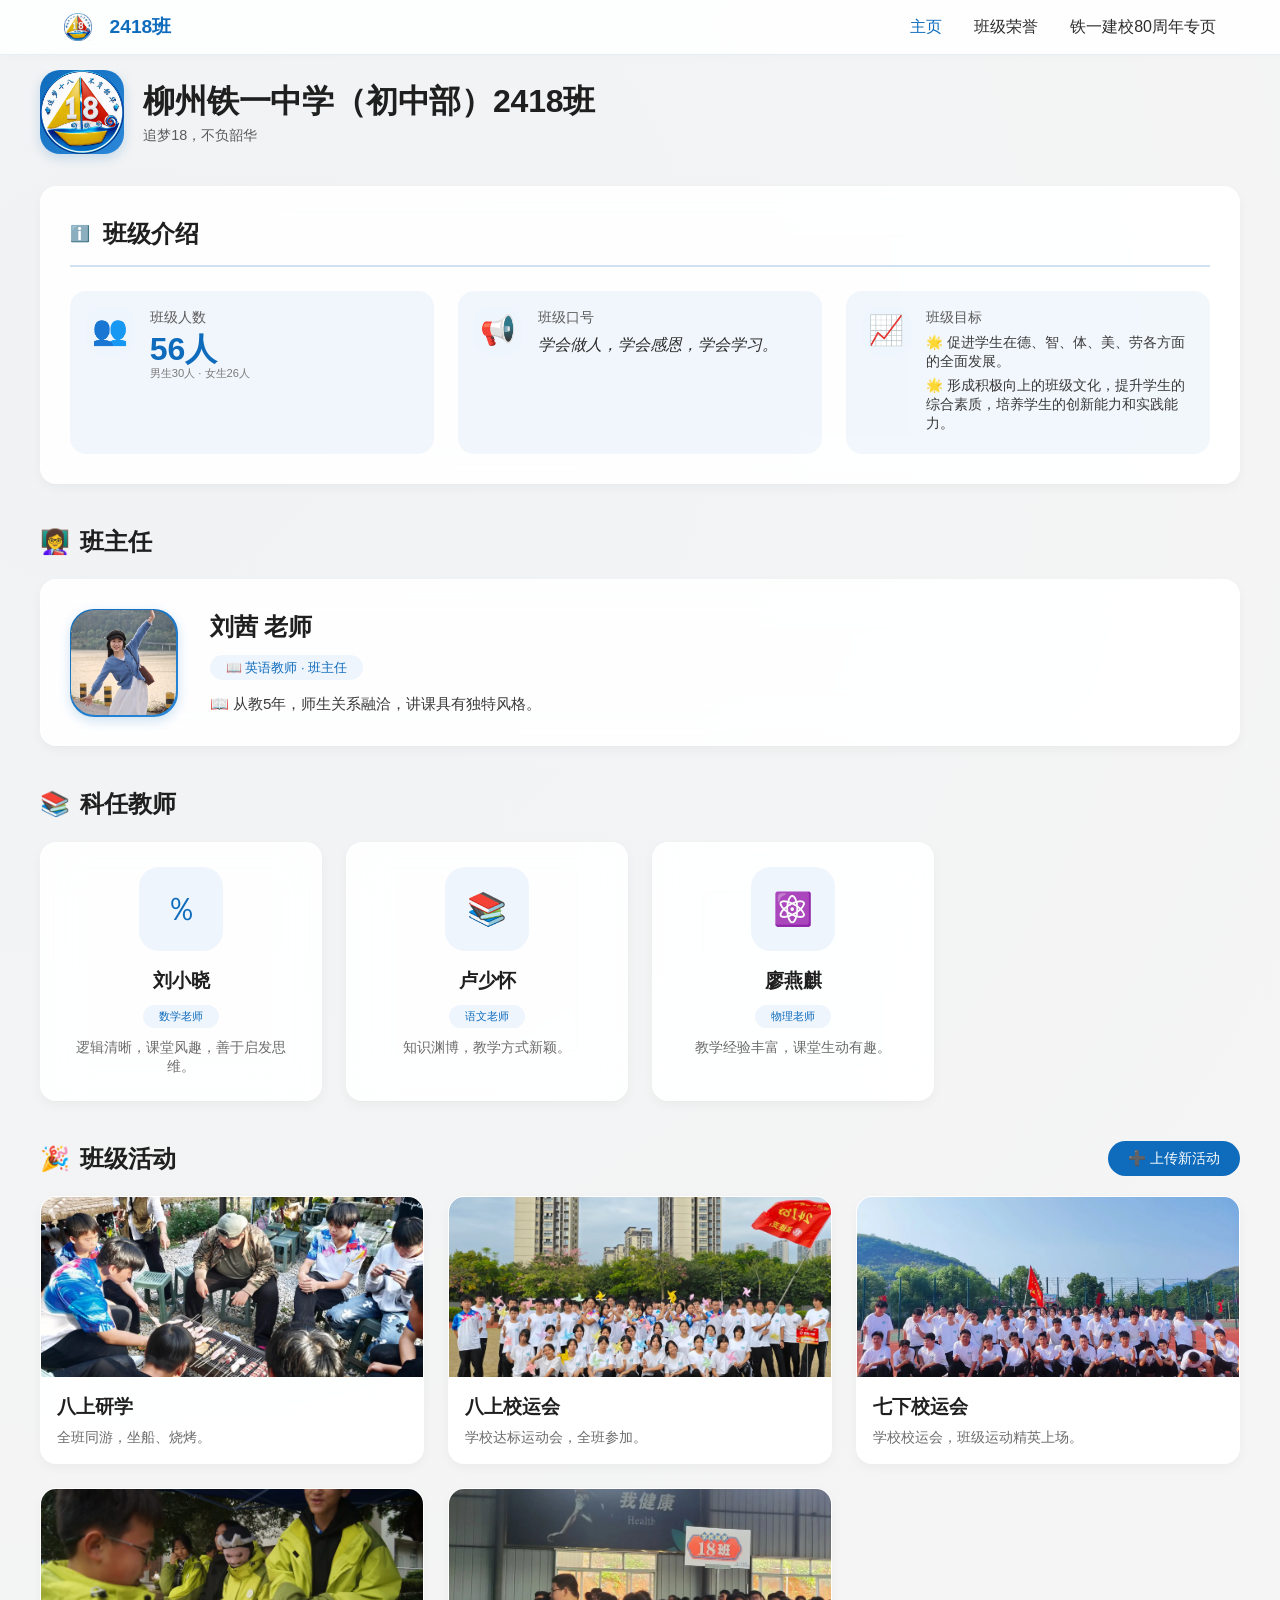
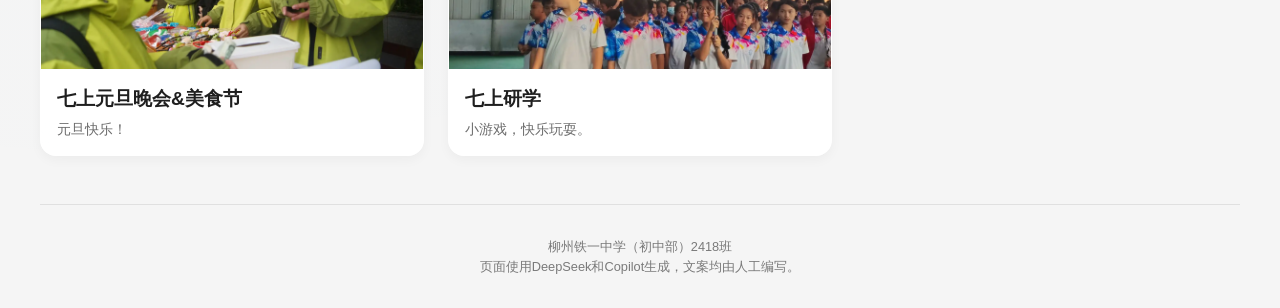
<file: index.html>
<!DOCTYPE html>
<html lang="zh-CN">
<head>
    <meta charset="UTF-8">
    <meta name="viewport" content="width=device-width, initial-scale=1.0, viewport-fit=cover">
    <title>2418班 - 主页</title>
    <link rel="stylesheet" href="style.css">
</head>
<body>
    <div id="header-container"></div>

    <div id="page-content">
        <div class="container">
            <!-- 头部区域：班徽 + 班名 -->
            <div class="hero-section">
                <div class="brand-block">
                    <div class="class-emblem">
                        <img src="img/班徽.webp" alt="班徽" width="64" height="64">
                    </div>
                    <div class="class-name">
                        <h1>柳州铁一中学（初中部）2418班</h1>
                        <p>追梦18，不负韶华</p>
                    </div>
                </div>
            </div>

            <!-- 班级介绍板块 -->
            <div id="intro" class="class-intro-card">
                <div class="intro-header">
                    <span class="intro-icon">ℹ️</span>
                    <h2>班级介绍</h2>
                </div>
                <div class="intro-content">
                    <div class="intro-stat">
                        <div class="stat-icon">👥</div>
                        <div class="stat-info">
                            <h3>班级人数</h3>
                            <div class="num">56<span>人</span></div>
                            <div class="gender-balance">男生30人 · 女生26人</div>
                        </div>
                    </div>
                    <div class="intro-slogan">
                        <div class="slogan-icon">📢</div>
                        <div class="slogan-text">
                            <h3>班级口号</h3>
                            <p>学会做人，学会感恩，学会学习。</p>
                        </div>
                    </div>
                    <div class="intro-goal">
                        <div class="goal-icon">📈</div>
                        <div class="goal-text">
                            <h3>班级目标</h3>
                            <ul>
                                <li>🌟 促进学生在德、智、体、美、劳各方面的全面发展。</li>
                                <li>🌟 形成积极向上的班级文化，提升学生的综合素质，培养学生的创新能力和实践能力。</li>
                            </ul>
                        </div>
                    </div>
                </div>
            </div>

            <!-- 班主任信息板块 -->
            <div id="homeroom" class="teacher-section">
                <div class="section-title">
                    <span>👩‍🏫</span>
                    <span>班主任</span>
                </div>
                <div class="homeroom-card">
                    <div class="teacher-avatar">
                        <img src="/img/刘茜.webp" alt="班主任">
                    </div>
                    <div class="teacher-details">
                        <h2>刘茜 老师</h2>
                        <div class="teacher-subject">📖 英语教师 · 班主任</div>
                        <div class="teacher-bio">
                            📖 从教5年，师生关系融洽，讲课具有独特风格。
                        </div>
                    </div>
                </div>
            </div>

            <!-- 科任教师信息板块 -->
            <div id="teachers" class="teacher-section">
                <div class="section-title">
                    <span>📚</span>
                    <span><!--部分-->科任教师</span>
                </div>
                <div class="teachers-grid">
                    <div class="teacher-item">
                        <div class="teacher-img">％</div>
                        <div class="teacher-name">刘小晓</div>
                        <div class="teacher-course">数学老师</div>
                        <div class="teacher-desc">逻辑清晰，课堂风趣，善于启发思维。</div>
                    </div>
                    <div class="teacher-item">
                        <div class="teacher-img">📚</div>
                        <div class="teacher-name">卢少怀</div>
                        <div class="teacher-course">语文老师</div>
                        <div class="teacher-desc">知识渊博，教学方式新颖。</div>
                    </div>
                    <div class="teacher-item">
                        <div class="teacher-img">⚛️</div>
                        <div class="teacher-name">廖燕麒</div>
                        <div class="teacher-course">物理老师</div>
                        <div class="teacher-desc">教学经验丰富，课堂生动有趣。</div>
                    </div>
                </div>
            </div>

            <!-- 班级活动板块 -->
            <div id="activities" class="activity-section">
                <div class="section-title">
                    <span>🎉</span>
                    <span>班级活动</span>
                    <button class="upload-activity-btn" id="uploadActivityBtn">➕ 上传新活动</button>
                </div>
                <div class="activity-grid" id="activityGrid">
                    <!-- 预置活动卡片（5个） -->
                    <div class="activity-card">
                        <div class="activity-img" style="background-image: url(/img/photo/八上研学.webp)"></div>
                        <div class="activity-info">
                            <h3>八上研学</h3>
                            <p>全班同游，坐船、烧烤。</p>
                        </div>
                    </div>
                    <div class="activity-card">
                        <div class="activity-img" style="background-image: url(/img/photo/八上运动会.webp)"></div>
                        <div class="activity-info">
                            <h3>八上校运会</h3>
                            <p>学校达标运动会，全班参加。</p>
                        </div>
                    </div>
                    <div class="activity-card">
                        <div class="activity-img" style="background-image: url(/img/photo/七下运动会.webp)"></div>
                        <div class="activity-info">
                            <h3>七下校运会</h3>
                            <p>学校校运会，班级运动精英上场。</p>
                        </div>
                    </div>
                    <div class="activity-card">
                        <div class="activity-img" style="background-image: url(/img/photo/七上美食节.webp)"></div>
                        <div class="activity-info">
                            <h3>七上元旦晚会&美食节</h3>
                            <p>元旦快乐！</p>
                        </div>
                    </div>
                    <div class="activity-card">
                        <div class="activity-img" style="background-image: url(/img/photo/七上研学.webp)"></div>
                        <div class="activity-info">
                            <h3>七上研学</h3>
                            <p>小游戏，快乐玩耍。</p>
                        </div>
                    </div>
                </div>
            </div>

            <!-- 版权信息 -->
            <div class="footer-note">
                <p>柳州铁一中学（初中部）2418班<br>页面使用DeepSeek和Copilot生成，文案均由人工编写。</p>
            </div>
        </div>
    </div>

    <script type="module" src="main.js"></script>
</body>
</html>
</file>
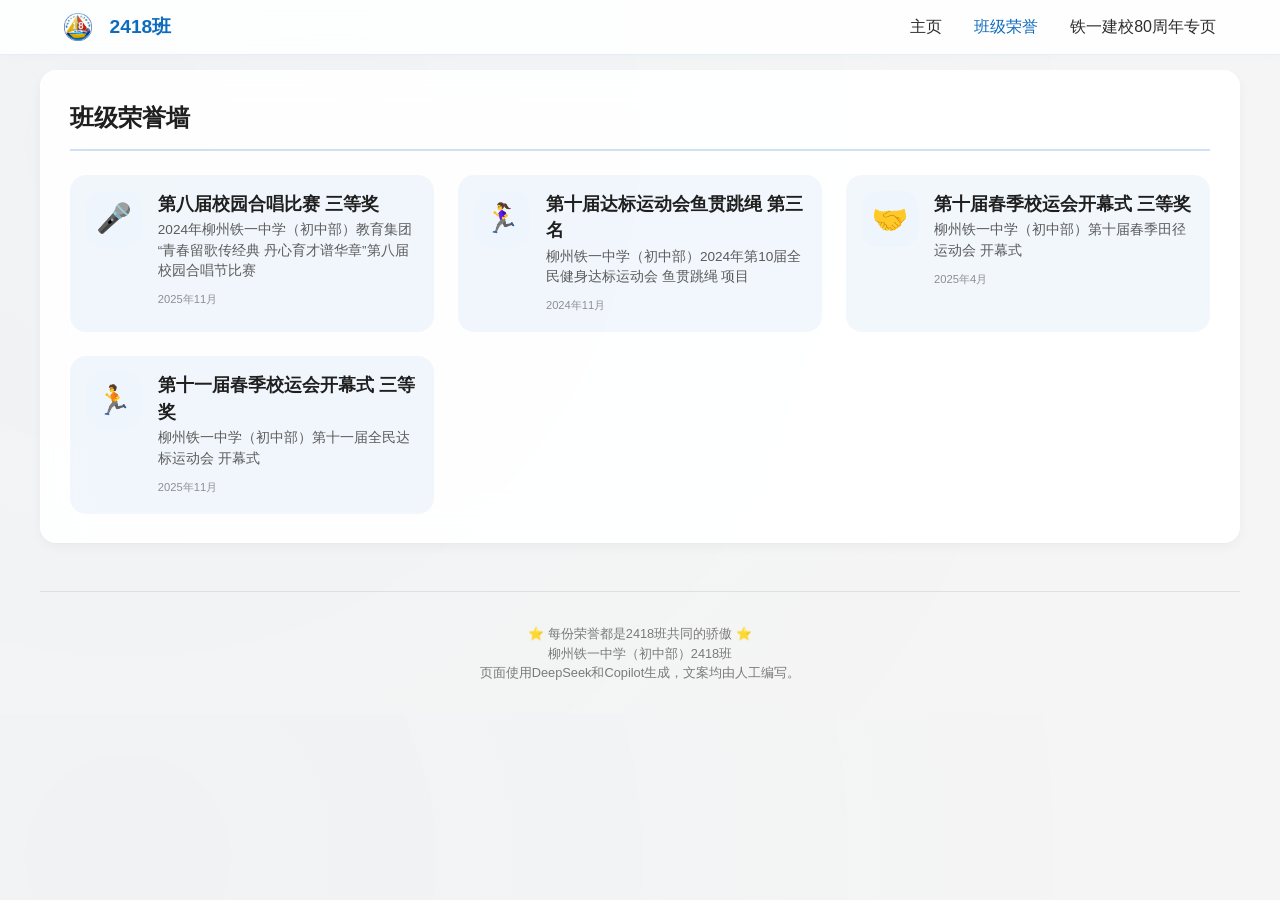
<file: honor.html>
<!DOCTYPE html>
<html lang="zh-CN">
<head>
    <meta charset="UTF-8">
    <meta name="viewport" content="width=device-width, initial-scale=1.0, viewport-fit=cover">
    <title>2418班 - 荣誉墙</title>
    <link rel="stylesheet" href="style.css">
</head>
<body>
    <div id="header-container"></div>

    <div id="page-content">
        <div class="container">
            <div class="honor-main-card">
                <div class="intro-header">
                    <h2>班级荣誉墙</h2>
                </div>
                <div class="honor-grid">
                    <div class="honor-item" 
                         data-image="/img/honor/a6.webp" 
                         data-title="第八届校园合唱比赛 三等奖"
                         data-description="2024年柳州铁一中学（初中部）教育集团“青春留歌传经典 丹心育才谱华章”第八届校园合唱节比赛"
                         data-date="2025年11月">
                        <div class="honor-icon">🎤</div>
                        <div class="honor-content">
                            <h3>第八届校园合唱比赛 三等奖</h3>
                            <p>2024年柳州铁一中学（初中部）教育集团“青春留歌传经典 丹心育才谱华章”第八届校园合唱节比赛</p>
                            <span class="honor-date">2025年11月</span>
                        </div>
                    </div>
                    <div class="honor-item"
                         data-image="/img/honor/a2.webp"
                         data-title="第十届达标运动会鱼贯跳绳 第三名"
                         data-description="柳州铁一中学（初中部）2024年第10届全民健身达标运动会 鱼贯跳绳 项目"
                         data-date="2024年11月">
                        <div class="honor-icon">🏃‍♀️</div>
                        <div class="honor-content">
                            <h3>第十届达标运动会鱼贯跳绳 第三名</h3>
                            <p>柳州铁一中学（初中部）2024年第10届全民健身达标运动会 鱼贯跳绳 项目</p>
                            <span class="honor-date">2024年11月</span>
                        </div>
                    </div>
                    <div class="honor-item"
                         data-image="/img/honor/a3.webp"
                         data-title="第十届春季校运会开幕式 三等奖"
                         data-description="柳州铁一中学（初中部）第十届春季田径运动会 开幕式"
                         data-date="2025年4月">
                        <div class="honor-icon">🤝</div>
                        <div class="honor-content">
                            <h3>第十届春季校运会开幕式 三等奖</h3>
                            <p>柳州铁一中学（初中部）第十届春季田径运动会 开幕式</p>
                            <span class="honor-date">2025年4月</span>
                        </div>
                    </div>
                    <div class="honor-item"
                         data-image="/img/honor/a1.webp"
                         data-title="第十一届春季校运会开幕式 三等奖"
                         data-description="柳州铁一中学（初中部）第十一届全民达标运动会 开幕式"
                         data-date="2025年11月">
                        <div class="honor-icon">🏃‍</div>
                        <div class="honor-content">
                            <h3>第十一届春季校运会开幕式 三等奖</h3>
                            <p>柳州铁一中学（初中部）第十一届全民达标运动会 开幕式</p>
                            <span class="honor-date">2025年11月</span>
                        </div>
                    </div>
                </div>
            </div>

            <div class="footer-note">
                <p>⭐ 每份荣誉都是2418班共同的骄傲 ⭐ <br>柳州铁一中学（初中部）2418班<br>页面使用DeepSeek和Copilot生成，文案均由人工编写。</p>
            </div>
        </div>
    </div>

    <script type="module" src="main.js"></script>
</body>
</html>
</file>
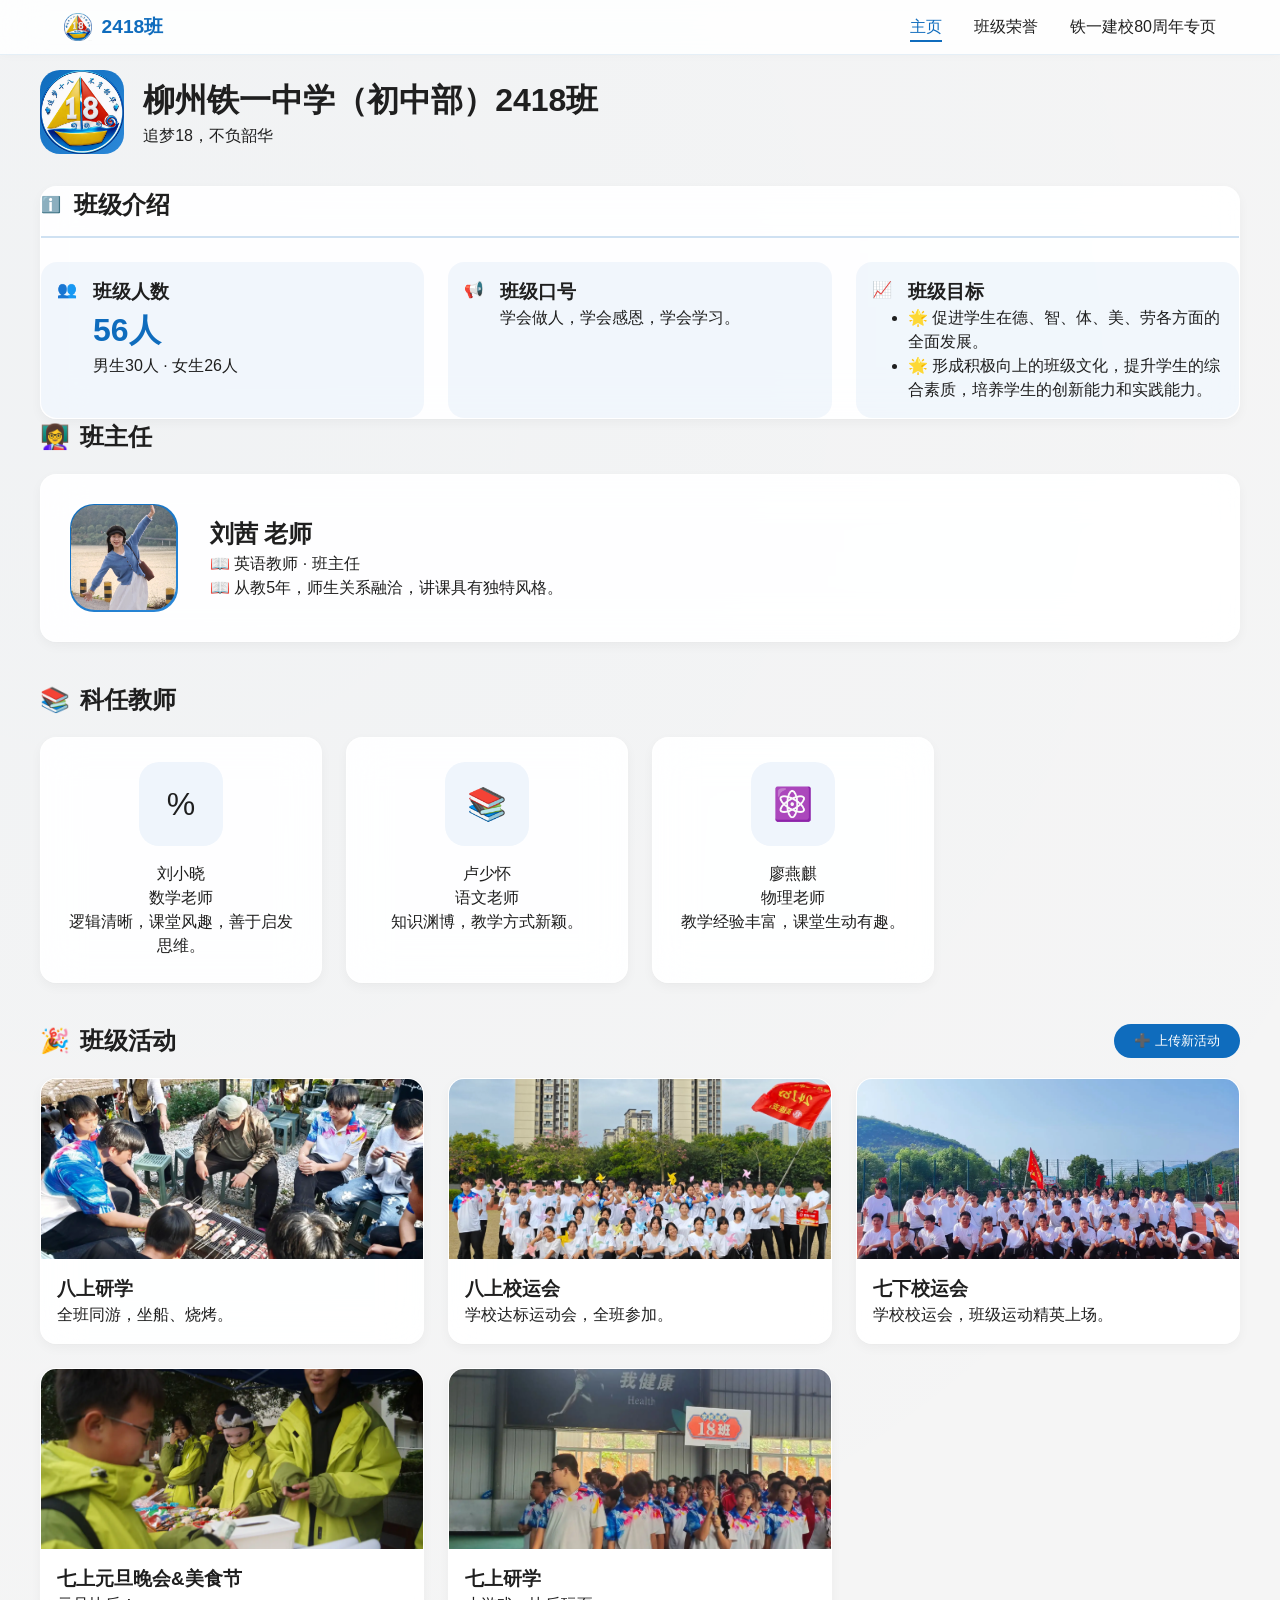
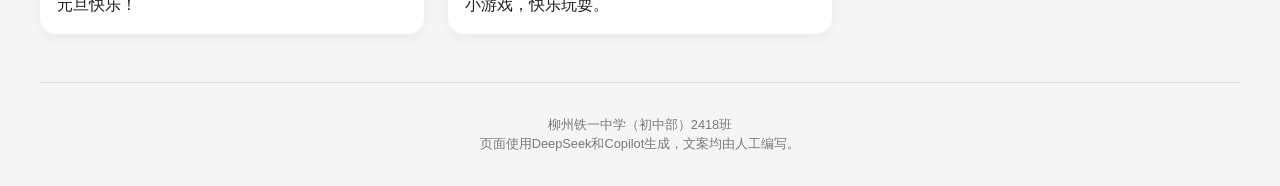
<file: test.html>
<!DOCTYPE html>
<html lang="zh-CN">
<head>
    <meta charset="UTF-8">
    <meta name="viewport" content="width=device-width, initial-scale=1.0, viewport-fit=cover">
    <title>柳州铁一中学2418班 | 逐梦韶华</title>
    <style>
        /* ==================== 全局变量与重置 ==================== */
        * {
            margin: 0;
            padding: 0;
            box-sizing: border-box;
        }

        :root {
            --primary-color: #0F6CBD;
            --primary-light: #2B88D8;
            --primary-dark: #0a4e8a;
            --bg-body: #f5f5f5;
            --text-primary: #1f1f1f;
            --text-secondary: #484848;
            --border-light: rgba(15, 108, 189, 0.1);
            --card-bg: rgba(255, 255, 255, 0.92);
            --shadow-sm: 0 4px 12px rgba(0, 0, 0, 0.04), 0 1px 2px rgba(0, 0, 0, 0.02);
            --radius-md: 16px;
            --radius-sm: 8px;
            
            /* 弹窗变量 */
            --border-radius-dialog: 8px;
            --border-radius-button: 4px;
            --shadow-modal: 0 16px 32px -8px rgba(0, 0, 0, 0.3), 0 8px 16px -6px rgba(0, 0, 0, 0.2);
            --bg-overlay: rgba(0, 0, 0, 0.4);
            --bg-dialog: rgba(255, 255, 255, 0.85);
            --bg-footer: rgba(0, 0, 0, 0.03);
            --border-subtle: rgba(0, 0, 0, 0.08);
            --button-primary-bg: #0078d4;
            --button-primary-hover: #106ebe;
            --spacing-sm: 8px;
            --spacing-md: 12px;
            --spacing-lg: 16px;
            --spacing-xl: 20px;
            --spacing-xxl: 24px;
        }

        /* 深色模式适配 */
        @media (prefers-color-scheme: dark) {
            :root {
                --bg-body: #1a1a1a;
                --text-primary: #ffffff;
                --text-secondary: #c8c8c8;
                --card-bg: rgba(32, 32, 32, 0.92);
                --border-light: rgba(255, 255, 255, 0.08);
                --bg-overlay: rgba(0, 0, 0, 0.6);
                --bg-dialog: rgba(32, 32, 32, 0.9);
                --bg-footer: rgba(255, 255, 255, 0.03);
                --border-subtle: rgba(255, 255, 255, 0.08);
                --button-primary-bg: #5A4AFF;
                --button-primary-hover: #6859FF;
            }
        }

        body {
            font-family: 'Segoe UI', -apple-system, BlinkMacSystemFont, 'Roboto', sans-serif;
            background: var(--bg-body);
            background-image: radial-gradient(circle at 10% 20%, rgba(15, 108, 189, 0.02) 0%, transparent 80%);
            color: var(--text-primary);
            line-height: 1.5;
            padding-top: 70px;
            padding-bottom: 2rem;
            padding-left: 1.5rem;
            padding-right: 1.5rem;
            overflow-x: hidden;
        }

        .container {
            max-width: 1200px;
            margin: 0 auto;
        }

        /* ==================== 导航栏 ==================== */
        .navbar {
            position: fixed;
            top: 0;
            left: 0;
            width: 100%;
            background: rgba(255, 255, 255, 0.85);
            backdrop-filter: blur(20px);
            border-bottom: 1px solid var(--border-light);
            z-index: 1000;
            box-shadow: 0 2px 8px rgba(0, 0, 0, 0.02);
        }

        .nav-container {
            max-width: 1200px;
            margin: 0 auto;
            padding: 0.8rem 1.5rem;
            display: flex;
            justify-content: space-between;
            align-items: center;
        }

        .nav-logo {
            display: flex;
            align-items: center;
            gap: 0.6rem;
            font-size: 1.2rem;
            font-weight: 600;
            color: var(--primary-color);
        }

        .nav-logo-img {
            height: 28px;
            width: auto;
            object-fit: contain;
        }

        .nav-links {
            display: flex;
            list-style: none;
            gap: 2rem;
        }

        .nav-links a {
            text-decoration: none;
            color: var(--text-primary);
            font-weight: 500;
            transition: color 0.2s;
            padding: 0.4rem 0;
            position: relative;
            cursor: pointer;
        }

        .nav-links a:hover,
        .nav-links a.active {
            color: var(--primary-color);
        }

        .nav-links a::after {
            content: '';
            position: absolute;
            bottom: 0;
            left: 0;
            width: 0;
            height: 2px;
            background: var(--primary-color);
            transition: width 0.2s;
        }

        .nav-links a:hover::after,
        .nav-links a.active::after {
            width: 100%;
        }

        /* ==================== 页面切换动画 ==================== */
        #page-content {
            position: relative;
            width: 100%;
            overflow: hidden;
        }

        .page-slide-enter {
            animation: slideInFromRight 0.4s cubic-bezier(0.2, 0.9, 0.4, 1.1) forwards;
        }

        .page-slide-exit {
            animation: slideOutToLeft 0.4s cubic-bezier(0.2, 0.9, 0.4, 1.1) forwards;
        }

        .page-slide-enter-left {
            animation: slideInFromLeft 0.4s cubic-bezier(0.2, 0.9, 0.4, 1.1) forwards;
        }

        .page-slide-exit-right {
            animation: slideOutToRight 0.4s cubic-bezier(0.2, 0.9, 0.4, 1.1) forwards;
        }

        @keyframes slideInFromRight {
            from { transform: translateX(100%); opacity: 0; }
            to { transform: translateX(0); opacity: 1; }
        }

        @keyframes slideOutToLeft {
            from { transform: translateX(0); opacity: 1; }
            to { transform: translateX(-100%); opacity: 0; }
        }

        @keyframes slideInFromLeft {
            from { transform: translateX(-100%); opacity: 0; }
            to { transform: translateX(0); opacity: 1; }
        }

        @keyframes slideOutToRight {
            from { transform: translateX(0); opacity: 1; }
            to { transform: translateX(100%); opacity: 0; }
        }

        /* ==================== 卡片通用样式 ==================== */
        .class-intro-card,
        .homeroom-card,
        .teacher-item,
        .honor-main-card,
        .stat-box,
        .activity-card {
            background: var(--card-bg);
            backdrop-filter: blur(20px);
            border-radius: var(--radius-md);
            box-shadow: var(--shadow-sm);
            border: 1px solid rgba(255, 255, 255, 0.5);
            transition: all 0.2s cubic-bezier(0.2, 0.9, 0.4, 1.1);
        }

        /* ==================== 加载指示器 ==================== */
        .loading-overlay {
            position: fixed;
            top: 0;
            left: 0;
            width: 100%;
            height: 100%;
            background: rgba(255, 255, 255, 0.85);
            backdrop-filter: blur(3px);
            z-index: 10002;
            display: flex;
            align-items: center;
            justify-content: center;
            opacity: 0;
            visibility: hidden;
            transition: opacity 0.2s ease, visibility 0.2s ease;
            pointer-events: none;
        }

        .loading-overlay.active {
            opacity: 1;
            visibility: visible;
        }

        .winui-spinner {
            width: 48px;
            height: 48px;
            position: relative;
            animation: rotate 1.5s linear infinite;
        }

        .winui-spinner-circle {
            width: 100%;
            height: 100%;
            border: 4px solid rgba(15, 108, 189, 0.2);
            border-top-color: var(--primary-color);
            border-radius: 50%;
            animation: spin 5s linear infinite;
        }

        @keyframes rotate { 0% { transform: rotate(0deg); } 100% { transform: rotate(360deg); } }
        @keyframes spin { 0% { transform: rotate(0deg); } 100% { transform: rotate(360deg); } }

        /* ==================== FluentDialog 弹窗样式 ==================== */
        .fluent-dialog {
            display: none;
            position: fixed;
            top: 0;
            left: 0;
            width: 100%;
            height: 100%;
            align-items: center;
            justify-content: center;
            z-index: 1000;
        }

        .fluent-dialog.show {
            display: flex;
        }

        .dialog-overlay {
            position: absolute;
            top: 0;
            left: 0;
            width: 100%;
            height: 100%;
            background-color: var(--bg-overlay);
            backdrop-filter: blur(10px);
            animation: fadeIn 0.15s ease-out;
        }

        .dialog-container {
            position: relative;
            width: fit-content;
            min-width: min(450px, 90vw);
            max-width: min(800px, 90vw);
            background: var(--bg-dialog);
            backdrop-filter: blur(25px) saturate(180%);
            border-radius: var(--border-radius-dialog);
            box-shadow: var(--shadow-modal);
            border: 1px solid var(--border-subtle);
            color: var(--text-primary);
            animation: scaleIn 0.15s cubic-bezier(0.2, 0.9, 0.3, 1) forwards;
            display: flex;
            flex-direction: column;
        }

        .dialog-header {
            padding: var(--spacing-xl) var(--spacing-xxl) 0 var(--spacing-xxl);
            margin-bottom: 13px;
        }

        .dialog-header h3 {
            font-size: 22px;
            font-weight: 1000;
            margin: 0;
        }

        .dialog-content {
            padding: 0 var(--spacing-xxl) var(--spacing-lg) var(--spacing-xxl);
            color: var(--text-secondary);
            font-size: 16px;
            line-height: 1.6;
            font-weight: 500;
        }

        .dialog-footer {
            padding: var(--spacing-lg) var(--spacing-xxl) var(--spacing-xl) var(--spacing-xxl);
            display: flex;
            justify-content: center;
            border-top: 1px solid var(--border-subtle);
            background: var(--bg-footer);
            border-radius: 0 0 var(--border-radius-dialog) var(--border-radius-dialog);
        }

        .fluent-button.primary {
            padding: 9px 48px;
            border-radius: var(--border-radius-button);
            border: none;
            background: var(--button-primary-bg);
            color: white;
            font-size: 16px;
            font-weight: 500;
            cursor: pointer;
            transition: all 0.15s ease;
            min-width: 140px;
        }

        .fluent-button.primary:hover {
            background: var(--button-primary-hover);
            transform: scale(1.02);
        }

        @keyframes scaleIn {
            0% { opacity: 0; transform: scale(1.075); }
            100% { opacity: 1; transform: scale(1); }
        }

        @keyframes fadeIn {
            from { opacity: 0; }
            to { opacity: 1; }
        }

        /* ==================== 班级主页样式 ==================== */
        .hero-section {
            display: flex;
            flex-wrap: wrap;
            align-items: center;
            gap: 1.2rem;
            margin-bottom: 2rem;
        }

        .brand-block {
            display: flex;
            align-items: center;
            gap: 1.2rem;
        }

        .class-emblem {
            width: 84px;
            height: 84px;
            background: linear-gradient(135deg, var(--primary-color), var(--primary-light));
            border-radius: 20px;
            display: flex;
            align-items: center;
            justify-content: center;
        }

        .class-emblem img {
            width: 100%;
            height: 100%;
            object-fit: cover;
            border-radius: 20px;
        }

        .class-name h1 {
            font-size: 2rem;
            font-weight: 600;
        }

        .intro-header {
            display: flex;
            align-items: center;
            gap: 0.8rem;
            margin-bottom: 1.5rem;
            border-bottom: 2px solid rgba(15, 108, 189, 0.2);
            padding-bottom: 0.8rem;
        }

        .intro-content {
            display: grid;
            grid-template-columns: repeat(3, 1fr);
            gap: 1.5rem;
        }

        .intro-stat,
        .intro-slogan,
        .intro-goal {
            background: rgba(15, 108, 189, 0.05);
            padding: 1rem;
            border-radius: var(--radius-md);
            display: flex;
            gap: 1rem;
        }

        .stat-info .num {
            font-size: 2rem;
            font-weight: 600;
            color: var(--primary-color);
        }

        .teacher-section {
            margin-bottom: 2.5rem;
        }

        .section-title {
            font-size: 1.5rem;
            font-weight: 600;
            margin-bottom: 1.2rem;
            display: flex;
            align-items: center;
            gap: 0.6rem;
        }

        .homeroom-card {
            display: flex;
            flex-wrap: wrap;
            gap: 2rem;
            padding: 1.8rem;
            align-items: center;
        }

        .teacher-avatar {
            width: 108px;
            height: 108px;
            background: linear-gradient(145deg, var(--primary-color), var(--primary-light));
            border-radius: 24px;
            display: flex;
            align-items: center;
            justify-content: center;
        }

        .teacher-avatar img {
            width: 105px;
            height: 105px;
            object-fit: cover;
            border-radius: 24px;
        }

        .teachers-grid {
            display: grid;
            grid-template-columns: repeat(auto-fill, minmax(280px, 1fr));
            gap: 1.5rem;
        }

        .teacher-item {
            padding: 1.5rem;
            text-align: center;
        }

        .teacher-img {
            width: 84px;
            height: 84px;
            background: #EFF5FC;
            border-radius: 20px;
            display: flex;
            align-items: center;
            justify-content: center;
            margin: 0 auto 1rem;
            font-size: 2rem;
        }

        .activity-grid {
            display: grid;
            grid-template-columns: repeat(auto-fill, minmax(300px, 1fr));
            gap: 1.5rem;
        }

        .activity-card {
            overflow: hidden;
        }

        .activity-img {
            width: 100%;
            height: 180px;
            background-size: cover;
            background-position: center;
        }

        .activity-info {
            padding: 1rem;
        }

        .upload-activity-btn {
            margin-left: auto;
            background: var(--primary-color);
            border: none;
            padding: 8px 20px;
            border-radius: 40px;
            color: white;
            font-weight: 500;
            cursor: pointer;
            transition: background 0.2s;
        }

        .upload-activity-btn:hover {
            background: var(--primary-dark);
        }

        /* ==================== 荣誉墙样式 ==================== */
        .honor-grid {
            display: grid;
            grid-template-columns: repeat(auto-fill, minmax(320px, 1fr));
            gap: 1.5rem;
            margin-top: 1rem;
        }

        .honor-item {
            display: flex;
            gap: 1rem;
            padding: 1rem;
            background: rgba(15, 108, 189, 0.05);
            border-radius: var(--radius-md);
            cursor: pointer;
            transition: 0.2s;
        }

        .honor-item:hover {
            transform: translateX(4px);
            background: rgba(15, 108, 189, 0.08);
        }

        .honor-icon {
            width: 56px;
            height: 56px;
            background: #EFF5FC;
            border-radius: var(--radius-md);
            display: flex;
            align-items: center;
            justify-content: center;
            font-size: 1.8rem;
        }

        .honor-date {
            font-size: 0.7rem;
            color: #8e8e93;
        }

        /* ==================== 80周年专页样式 ==================== */
        .image-gallery {
            display: flex;
            justify-content: center;
            gap: 2rem;
            flex-wrap: wrap;
            padding: 2rem;
        }

        .image-gallery img {
            width: 150px;
            border-radius: var(--radius-md);
            object-fit: cover;
            transition: transform 0.2s;
        }

        .anniversary-text {
            text-align: center;
            font-size: 1.2rem;
            font-weight: 500;
            color: #c33;
            margin: 1.5rem 0 1rem;
        }

        .two-columns {
            display: flex;
            gap: 2rem;
            margin: 1rem 0;
        }

        .timeline-80th {
            margin: 2rem 0;
            padding: 0 1rem;
            position: relative;
        }

        .timeline-80th::before {
            content: '';
            position: absolute;
            right: 114px;
            top: 0;
            bottom: 0;
            width: 2px;
            background: #c33;
            opacity: 0.6;
        }

        .timeline-item {
            display: flex;
            margin-bottom: 1.8rem;
            justify-content: flex-end;
        }

        .timeline-year {
            width: 100px;
            font-weight: 700;
            font-size: 1.2rem;
            color: #c33;
            text-align: left;
            padding-left: 1.5rem;
            order: 2;
            position: relative;
        }

        .timeline-year::after {
            content: '';
            position: absolute;
            left: -6px;
            top: 50%;
            transform: translateY(-50%);
            width: 12px;
            height: 12px;
            background: #c33;
            border-radius: 50%;
        }

        .timeline-desc {
            flex: 1;
            padding-right: 1.5rem;
            text-align: right;
            order: 1;
        }

        .blessing-wall {
            margin: 2rem 0;
            padding: 1rem 0;
            border-top: 1px solid rgba(15, 108, 189, 0.2);
            border-bottom: 1px solid rgba(15, 108, 189, 0.2);
        }

        .blessing-scroll {
            height: 320px;
            overflow-y: auto;
            padding: 0.5rem;
            scrollbar-width: thin;
        }

        .blessing-item {
            background: rgba(255, 240, 240, 0.9);
            border-radius: var(--radius-md);
            padding: 1rem;
            margin-bottom: 1rem;
            border: 1px solid rgba(200, 50, 40, 0.2);
        }

        .footer-note {
            margin-top: 3rem;
            text-align: center;
            font-size: 0.8rem;
            color: #7a7a7a;
            border-top: 1px solid #e0e0e0;
            padding-top: 2rem;
        }

        /* ==================== 响应式适配 ==================== */
        @media (max-width: 768px) {
            body {
                padding: 60px 1rem 1rem;
            }

            .intro-content {
                grid-template-columns: 1fr;
            }

            .two-columns {
                flex-direction: column;
            }

            .timeline-80th::before {
                right: 82px;
            }

            .timeline-year {
                width: 70px;
                font-size: 1rem;
            }

            .nav-links {
                gap: 1rem;
            }

            .image-gallery img {
                width: calc(50% - 0.5rem);
            }
        }

        /* 上传表单预览样式 */
        .upload-form {
            display: flex;
            flex-direction: column;
            gap: 1rem;
        }

        .form-group {
            display: flex;
            flex-direction: column;
            gap: 0.3rem;
        }

        .form-group label {
            font-weight: 500;
        }

        .form-group input,
        .form-group textarea {
            padding: 8px 12px;
            border-radius: 6px;
            border: 1px solid var(--border-subtle);
            background: rgba(255, 255, 255, 0.9);
        }

        .image-preview img {
            max-width: 100%;
            max-height: 200px;
            border-radius: 8px;
            margin-top: 8px;
        }
    </style>
</head>
<body>
    <!-- 导航栏 -->
    <nav class="navbar">
        <div class="nav-container">
            <div class="nav-logo">
                <img src="img/班徽.webp" alt="班徽" class="nav-logo-img">
                <span>2418班</span>
            </div>
            <ul class="nav-links">
                <li><a href="#" data-page="index" data-target="intro">主页</a></li>
                <li><a href="#" data-page="honor" data-target="">班级荣誉</a></li>
                <li><a href="#" data-page="ty80y" data-target="">铁一建校80周年专页</a></li>
            </ul>
        </div>
    </nav>

    <!-- 动态内容容器 -->
    <div id="page-content"></div>

    <!-- 页面模板存储区 (隐藏) -->
    <div style="display: none;">
        <!-- 主页模板 -->
        <div id="template-index">
            <div class="container">
                <div class="hero-section">
                    <div class="brand-block">
                        <div class="class-emblem"><img src="img/班徽.webp" alt="班徽"></div>
                        <div class="class-name"><h1>柳州铁一中学（初中部）2418班</h1><p>追梦18，不负韶华</p></div>
                    </div>
                </div>
                <div id="intro" class="class-intro-card">
                    <div class="intro-header"><span>ℹ️</span><h2>班级介绍</h2></div>
                    <div class="intro-content">
                        <div class="intro-stat"><div class="stat-icon">👥</div><div class="stat-info"><h3>班级人数</h3><div class="num">56<span>人</span></div><div class="gender-balance">男生30人 · 女生26人</div></div></div>
                        <div class="intro-slogan"><div class="slogan-icon">📢</div><div class="slogan-text"><h3>班级口号</h3><p>学会做人，学会感恩，学会学习。</p></div></div>
                        <div class="intro-goal"><div class="goal-icon">📈</div><div class="goal-text"><h3>班级目标</h3><ul><li>🌟 促进学生在德、智、体、美、劳各方面的全面发展。</li><li>🌟 形成积极向上的班级文化，提升学生的综合素质，培养学生的创新能力和实践能力。</li></ul></div></div>
                    </div>
                </div>
                <div id="homeroom" class="teacher-section"><div class="section-title"><span>👩‍🏫</span><span>班主任</span></div><div class="homeroom-card"><div class="teacher-avatar"><img src="/img/刘茜.webp" alt="班主任"></div><div class="teacher-details"><h2>刘茜 老师</h2><div class="teacher-subject">📖 英语教师 · 班主任</div><div class="teacher-bio">📖 从教5年，师生关系融洽，讲课具有独特风格。</div></div></div></div>
                <div id="teachers" class="teacher-section"><div class="section-title"><span>📚</span><span>科任教师</span></div><div class="teachers-grid"><div class="teacher-item"><div class="teacher-img">%</div><div class="teacher-name">刘小晓</div><div class="teacher-course">数学老师</div><div class="teacher-desc">逻辑清晰，课堂风趣，善于启发思维。</div></div><div class="teacher-item"><div class="teacher-img">📚</div><div class="teacher-name">卢少怀</div><div class="teacher-course">语文老师</div><div class="teacher-desc">知识渊博，教学方式新颖。</div></div><div class="teacher-item"><div class="teacher-img">⚛️</div><div class="teacher-name">廖燕麒</div><div class="teacher-course">物理老师</div><div class="teacher-desc">教学经验丰富，课堂生动有趣。</div></div></div></div>
                <div id="activities" class="activity-section"><div class="section-title"><span>🎉</span><span>班级活动</span><button class="upload-activity-btn" id="uploadActivityBtn">➕ 上传新活动</button></div><div class="activity-grid" id="activityGrid"><div class="activity-card"><div class="activity-img" style="background-image: url(/img/photo/八上研学.webp)"></div><div class="activity-info"><h3>八上研学</h3><p>全班同游，坐船、烧烤。</p></div></div><div class="activity-card"><div class="activity-img" style="background-image: url(/img/photo/八上运动会.webp)"></div><div class="activity-info"><h3>八上校运会</h3><p>学校达标运动会，全班参加。</p></div></div><div class="activity-card"><div class="activity-img" style="background-image: url(/img/photo/七下运动会.webp)"></div><div class="activity-info"><h3>七下校运会</h3><p>学校校运会，班级运动精英上场。</p></div></div><div class="activity-card"><div class="activity-img" style="background-image: url(/img/photo/七上美食节.webp)"></div><div class="activity-info"><h3>七上元旦晚会&美食节</h3><p>元旦快乐！</p></div></div><div class="activity-card"><div class="activity-img" style="background-image: url(/img/photo/七上研学.webp)"></div><div class="activity-info"><h3>七上研学</h3><p>小游戏，快乐玩耍。</p></div></div></div></div>
                <div class="footer-note"><p>柳州铁一中学（初中部）2418班<br>页面使用DeepSeek和Copilot生成，文案均由人工编写。</p></div>
            </div>
        </div>
        <!-- 荣誉墙模板 -->
        <div id="template-honor">
            <div class="container">
                <div class="honor-main-card"><div class="intro-header"><h2>班级荣誉墙</h2></div><div class="honor-grid" id="honorGrid"><div class="honor-item" data-image="/img/honor/a6.webp" data-title="第八届校园合唱比赛 三等奖" data-description="2024年柳州铁一中学（初中部）教育集团“青春留歌传经典 丹心育才谱华章”第八届校园合唱节比赛" data-date="2025年11月"><div class="honor-icon">🎤</div><div class="honor-content"><h3>第八届校园合唱比赛 三等奖</h3><p>2024年柳州铁一中学（初中部）教育集团“青春留歌传经典 丹心育才谱华章”第八届校园合唱节比赛</p><span class="honor-date">2025年11月</span></div></div><div class="honor-item" data-image="/img/honor/a2.webp" data-title="第十届达标运动会鱼贯跳绳 第三名" data-description="柳州铁一中学（初中部）2024年第10届全民健身达标运动会 鱼贯跳绳 项目" data-date="2024年11月"><div class="honor-icon">🏃‍♀️</div><div class="honor-content"><h3>第十届达标运动会鱼贯跳绳 第三名</h3><p>柳州铁一中学（初中部）2024年第10届全民健身达标运动会 鱼贯跳绳 项目</p><span class="honor-date">2024年11月</span></div></div><div class="honor-item" data-image="/img/honor/a3.webp" data-title="第十届春季校运会开幕式 三等奖" data-description="柳州铁一中学（初中部）第十届春季田径运动会 开幕式" data-date="2025年4月"><div class="honor-icon">🤝</div><div class="honor-content"><h3>第十届春季校运会开幕式 三等奖</h3><p>柳州铁一中学（初中部）第十届春季田径运动会 开幕式</p><span class="honor-date">2025年4月</span></div></div><div class="honor-item" data-image="/img/honor/a1.webp" data-title="第十一届春季校运会开幕式 三等奖" data-description="柳州铁一中学（初中部）第十一届全民达标运动会 开幕式" data-date="2025年11月"><div class="honor-icon">🏃‍</div><div class="honor-content"><h3>第十一届春季校运会开幕式 三等奖</h3><p>柳州铁一中学（初中部）第十一届全民达标运动会 开幕式</p><span class="honor-date">2025年11月</span></div></div></div></div>
                <div class="footer-note"><p>⭐ 每份荣誉都是2418班共同的骄傲 ⭐ <br>柳州铁一中学（初中部）2418班<br>页面使用DeepSeek和Copilot生成，文案均由人工编写。</p></div>
            </div>
        </div>
        <!-- 铁一80周年专页模板 -->
        <div id="template-ty80y">
            <div class="container">
                <div class="honor-main-card"><div class="intro-header"><h2>铁一建校80周年专页</h2></div><div class="two-columns"><div class="left-logo"><div class="image-gallery"><img src="/img/柳州铁一中学.jpg" alt="柳州铁一中学"><img src="/img/柳州铁一中学初中部.jpg" alt="柳州铁一中学初中部"></div><div class="anniversary-text"><h2>立德、启智、明道、笃行<br>庆祝柳州铁一中学建校80周年</h2></div></div><div class="right-timeline"><div class="timeline-80th"><div class="timeline-item"><div class="timeline-year">1946</div><div class="timeline-desc">柳州铁一中学成立，当时名为“交通部部立宜山扶轮中学”</div></div><div class="timeline-item"><div class="timeline-year">1949</div><div class="timeline-desc">迁址柳州，改名柳州铁路第一中学</div></div><div class="timeline-item"><div class="timeline-year">1959</div><div class="timeline-desc">评为“广西重点高中”</div></div><div class="timeline-item"><div class="timeline-year">2002</div><div class="timeline-desc">评为“广西首批示范性普通高中”</div></div><div class="timeline-item"><div class="timeline-year">2004</div><div class="timeline-desc">归属柳州市政府管理，更名柳州铁一中学</div></div><div class="timeline-item"><div class="timeline-year">2018</div><div class="timeline-desc">柳东新校区启用，形成城站、柳东一校两区的办学模式</div></div><div class="timeline-item"><div class="timeline-year">2026</div><div class="timeline-desc">柳州铁一中学成立80周年</div></div></div></div></div><div class="blessing-wall"><h3>祝福墙</h3><div class="blessing-scroll"><div class="blessing-item">祝柳州铁一中学桃李满天下 —— 2418 李**</div><div class="blessing-item">诸位后学，愿汝不负殷勤托，今秋折桂登黄榜，Per aspera ad astra，Bon voyage!<br>Per aspera ad astra——循此苦旅，终抵群星<br>Bon voyage——旅途愉快<br><br>——2205 飞行卡绒</div></div></div></div>
                <div class="footer-note"><p>柳州铁一中学（初中部）2418班<br>页面使用DeepSeek和Copilot生成，文案均由人工编写。</p></div>
            </div>
        </div>
    </div>

    <script>
        // ==================== 工具函数 ====================
        const showLoading = () => {
            let overlay = document.querySelector('.loading-overlay');
            if (!overlay) {
                overlay = document.createElement('div');
                overlay.className = 'loading-overlay';
                overlay.innerHTML = '<div class="winui-spinner"><div class="winui-spinner-circle"></div></div>';
                document.body.appendChild(overlay);
            }
            overlay.classList.add('active');
        };

        const hideLoading = () => {
            const overlay = document.querySelector('.loading-overlay');
            if (overlay) overlay.classList.remove('active');
        };

        const escapeHtml = (str) => {
            if (!str) return '';
            return str.replace(/[&<>]/g, (m) => {
                if (m === '&') return '&amp;';
                if (m === '<') return '&lt;';
                if (m === '>') return '&gt;';
                return m;
            });
        };

        // ==================== FluentDialog 弹窗组件 ====================
        window.FluentDialog = class FluentDialog {
            constructor({ title = '提示', content = '', onConfirm, onClose } = {}) {
                this.title = title;
                this.content = content;
                this.onConfirm = onConfirm || (() => {});
                this.onClose = onClose || (() => {});
                this.dialog = this._createDialog();
                document.body.appendChild(this.dialog);
                this.confirmBtn = this.dialog.querySelector('#confirmBtn');
                this._bindEvents();
            }

            _createDialog() {
                const div = document.createElement('div');
                div.className = 'fluent-dialog';
                div.setAttribute('role', 'dialog');
                div.innerHTML = `
                    <div class="dialog-overlay"></div>
                    <div class="dialog-container">
                        <div class="dialog-header"><h3 id="dialogTitle">${this.title}</h3></div>
                        <div class="dialog-content" id="dialogDesc">${this.content}</div>
                        <div class="dialog-footer"><button class="fluent-button primary" id="confirmBtn">确定</button></div>
                    </div>
                `;
                return div;
            }

            _bindEvents() {
                this.confirmBtn.addEventListener('click', () => {
                    this.onConfirm();
                    this.close();
                });
                document.addEventListener('keydown', (e) => {
                    if (e.key === 'Escape' && this.dialog.classList.contains('show')) this.close();
                });
                this.dialog.querySelector('.dialog-container').addEventListener('click', (e) => e.stopPropagation());
            }

            open() {
                this.dialog.classList.remove('closing');
                this.dialog.classList.add('show');
                this.confirmBtn.focus();
                document.body.style.overflow = 'hidden';
            }

            close() {
                this.dialog.classList.add('closing');
                setTimeout(() => {
                    this.dialog.classList.remove('show', 'closing');
                    document.body.style.overflow = '';
                    this.onClose();
                }, 140);
            }

            static alert(content, title = '提示', onConfirm = null) {
                const dialog = new FluentDialog({ title, content, onConfirm: onConfirm || (() => {}) });
                dialog.open();
                return dialog;
            }

            static uploadActivity(onSubmit) {
                const contentHtml = `
                    <div class="upload-form">
                        <div class="form-group"><label>活动名称 *</label><input type="text" id="activityName" placeholder="请输入活动名称"></div>
                        <div class="form-group"><label>活动描述</label><textarea id="activityDesc" rows="3" placeholder="请输入活动描述"></textarea></div>
                        <div class="form-group"><label>活动图片</label><input type="file" id="activityImage" accept="image/*"><div class="image-preview" id="imagePreview"></div></div>
                    </div>
                `;
                const dialog = new FluentDialog({ title: '上传新活动', content: contentHtml, onConfirm: () => {} });
                const footer = dialog.dialog.querySelector('.dialog-footer');
                if (footer) {
                    footer.innerHTML = '';
                    const cancelBtn = document.createElement('button');
                    cancelBtn.textContent = '取消';
                    cancelBtn.className = 'fluent-button primary';
                    cancelBtn.style.marginRight = '12px';
                    cancelBtn.addEventListener('click', () => dialog.close());
                    
                    const confirmBtn = document.createElement('button');
                    confirmBtn.textContent = '确定';
                    confirmBtn.className = 'fluent-button primary';
                    confirmBtn.addEventListener('click', () => {
                        const name = document.getElementById('activityName')?.value.trim();
                        if (!name) {
                            FluentDialog.alert('请填写活动名称');
                            return;
                        }
                        const description = document.getElementById('activityDesc')?.value.trim() || '暂无描述';
                        const previewImg = document.getElementById('imagePreview')?.querySelector('img');
                        const imageDataUrl = previewImg ? previewImg.src : '';
                        if (onSubmit) onSubmit({ name, description, imageDataUrl });
                        dialog.close();
                    });
                    footer.appendChild(cancelBtn);
                    footer.appendChild(confirmBtn);
                }
                dialog.open();
                
                setTimeout(() => {
                    const fileInput = document.getElementById('activityImage');
                    if (fileInput) {
                        fileInput.addEventListener('change', (e) => {
                            const file = e.target.files[0];
                            if (file) {
                                const reader = new FileReader();
                                reader.onload = (ev) => {
                                    document.getElementById('imagePreview').innerHTML = `<img src="${ev.target.result}" alt="预览">`;
                                };
                                reader.readAsDataURL(file);
                            } else {
                                document.getElementById('imagePreview').innerHTML = '';
                            }
                        });
                    }
                }, 100);
                return dialog;
            }
        };

        // ==================== SPA 路由管理 ====================
        const PAGE_TEMPLATES = {
            index: document.getElementById('template-index').innerHTML,
            honor: document.getElementById('template-honor').innerHTML,
            ty80y: document.getElementById('template-ty80y').innerHTML
        };
        const PAGE_ORDER = ['index', 'honor', 'ty80y'];
        let currentPage = 'index';
        let isTransitioning = false;

        // 页面特定初始化
        const initIndexPage = () => {
            const uploadBtn = document.getElementById('uploadActivityBtn');
            if (!uploadBtn) return;
            // 克隆替换避免重复绑定
            const newBtn = uploadBtn.cloneNode(true);
            uploadBtn.parentNode.replaceChild(newBtn, uploadBtn);
            newBtn.addEventListener('click', () => {
                FluentDialog.uploadActivity((activity) => {
                    const grid = document.getElementById('activityGrid');
                    if (!grid) return;
                    const { name, description, imageDataUrl } = activity;
                    const card = document.createElement('div');
                    card.className = 'activity-card';
                    const bgImage = imageDataUrl ? `url('${imageDataUrl}')` : 'url(https://picsum.photos/id/20/300/200)';
                    card.innerHTML = `
                        <div class="activity-img" style="background-image: ${bgImage}"></div>
                        <div class="activity-info"><h3>${escapeHtml(name)}</h3><p>${escapeHtml(description)}</p></div>
                    `;
                    grid.insertBefore(card, grid.firstChild);
                });
            });
        };

        const initHonorPage = () => {
            document.querySelectorAll('.honor-item').forEach(item => {
                const newItem = item.cloneNode(true);
                item.parentNode.replaceChild(newItem, item);
                newItem.addEventListener('click', () => {
                    const title = newItem.getAttribute('data-title') || '荣誉详情';
                    const description = newItem.getAttribute('data-description') || '';
                    const date = newItem.getAttribute('data-date') || '';
                    const imageUrl = newItem.getAttribute('data-image');
                    let contentHtml = `<div><p><strong>获奖时间：</strong> ${date}</p><p>${description}</p>`;
                    if (imageUrl) {
                        contentHtml += `<div style="text-align:center; margin-top:12px;">
                            <img src="${imageUrl}" style="max-width:100%; max-height:300px; border-radius:8px; cursor:pointer;" onclick="window.open('${imageUrl}','_blank')">
                            <p style="font-size:0.8rem;">点击图片查看大图</p>
                        </div>`;
                    } else {
                        contentHtml += `<p style="color:#999;">暂无奖状图片</p>`;
                    }
                    contentHtml += `</div>`;
                    FluentDialog.alert(contentHtml, title);
                });
            });
        };

        const initPageByType = (page) => {
            if (page === 'index') initIndexPage();
            else if (page === 'honor') initHonorPage();
        };

        // 切换页面
        const switchPage = (targetPage, direction = 'right') => {
            if (isTransitioning || !PAGE_TEMPLATES[targetPage]) return;
            isTransitioning = true;
            showLoading();
            
            const contentDiv = document.getElementById('page-content');
            const exitClass = direction === 'right' ? 'page-slide-exit' : 'page-slide-exit-right';
            const enterClass = direction === 'right' ? 'page-slide-enter' : 'page-slide-enter-left';
            
            contentDiv.classList.add(exitClass);
            setTimeout(() => {
                contentDiv.innerHTML = PAGE_TEMPLATES[targetPage];
                contentDiv.classList.remove(exitClass);
                contentDiv.classList.add(enterClass);
                setTimeout(() => {
                    contentDiv.classList.remove(enterClass);
                    isTransitioning = false;
                    currentPage = targetPage;
                    initPageByType(targetPage);
                    hideLoading();
                    updateNavActive(targetPage);
                    if (window.location.hash !== `#${targetPage}`) {
                        history.pushState({ page: targetPage }, '', `#${targetPage}`);
                    }
                }, 400);
            }, 400);
        };

        const updateNavActive = (page) => {
            document.querySelectorAll('.nav-links a').forEach(link => {
                const pg = link.getAttribute('data-page');
                if (pg === page) {
                    link.classList.add('active');
                } else {
                    link.classList.remove('active');
                }
            });
        };

        const onHashChange = () => {
            let hash = window.location.hash.slice(1) || 'index';
            if (!PAGE_TEMPLATES[hash]) hash = 'index';
            if (hash === currentPage) {
                if (hash === 'index') {
                    const targetId = window.location.hash.split('#')[1];
                    if (targetId && targetId !== 'index') {
                        setTimeout(() => document.getElementById(targetId)?.scrollIntoView({ behavior: 'smooth' }), 50);
                    }
                }
                return;
            }
            const direction = PAGE_ORDER.indexOf(hash) > PAGE_ORDER.indexOf(currentPage) ? 'right' : 'left';
            switchPage(hash, direction);
        };

        // 导航初始化
        const initNavigation = () => {
            document.querySelectorAll('.nav-links a').forEach(link => {
                link.addEventListener('click', (e) => {
                    e.preventDefault();
                    const targetPage = link.getAttribute('data-page');
                    const targetId = link.getAttribute('data-target');
                    if (targetPage === currentPage) {
                        if (targetId) {
                            document.getElementById(targetId)?.scrollIntoView({ behavior: 'smooth' });
                            history.pushState({}, '', `#${targetId}`);
                        }
                        return;
                    }
                    const direction = PAGE_ORDER.indexOf(targetPage) > PAGE_ORDER.indexOf(currentPage) ? 'right' : 'left';
                    switchPage(targetPage, direction);
                });
            });
            window.addEventListener('popstate', onHashChange);
        };

        // ==================== 应用启动 ====================
        (function init() {
            // 确保加载指示器存在
            if (!document.querySelector('.loading-overlay')) {
                const ov = document.createElement('div');
                ov.className = 'loading-overlay';
                ov.innerHTML = '<div class="winui-spinner"><div class="winui-spinner-circle"></div></div>';
                document.body.appendChild(ov);
            }
            
            let startPage = window.location.hash.slice(1) || 'index';
            if (!PAGE_TEMPLATES[startPage]) startPage = 'index';
            document.getElementById('page-content').innerHTML = PAGE_TEMPLATES[startPage];
            currentPage = startPage;
            updateNavActive(currentPage);
            initPageByType(currentPage);
            initNavigation();
            
            if (startPage === 'index' && window.location.hash.includes('#')) {
                const anchor = window.location.hash.split('#')[1];
                if (anchor && anchor !== 'index') {
                    setTimeout(() => document.getElementById(anchor)?.scrollIntoView({ behavior: 'smooth' }), 100);
                }
            }
        })();
    </script>
</body>
</html>
</file>
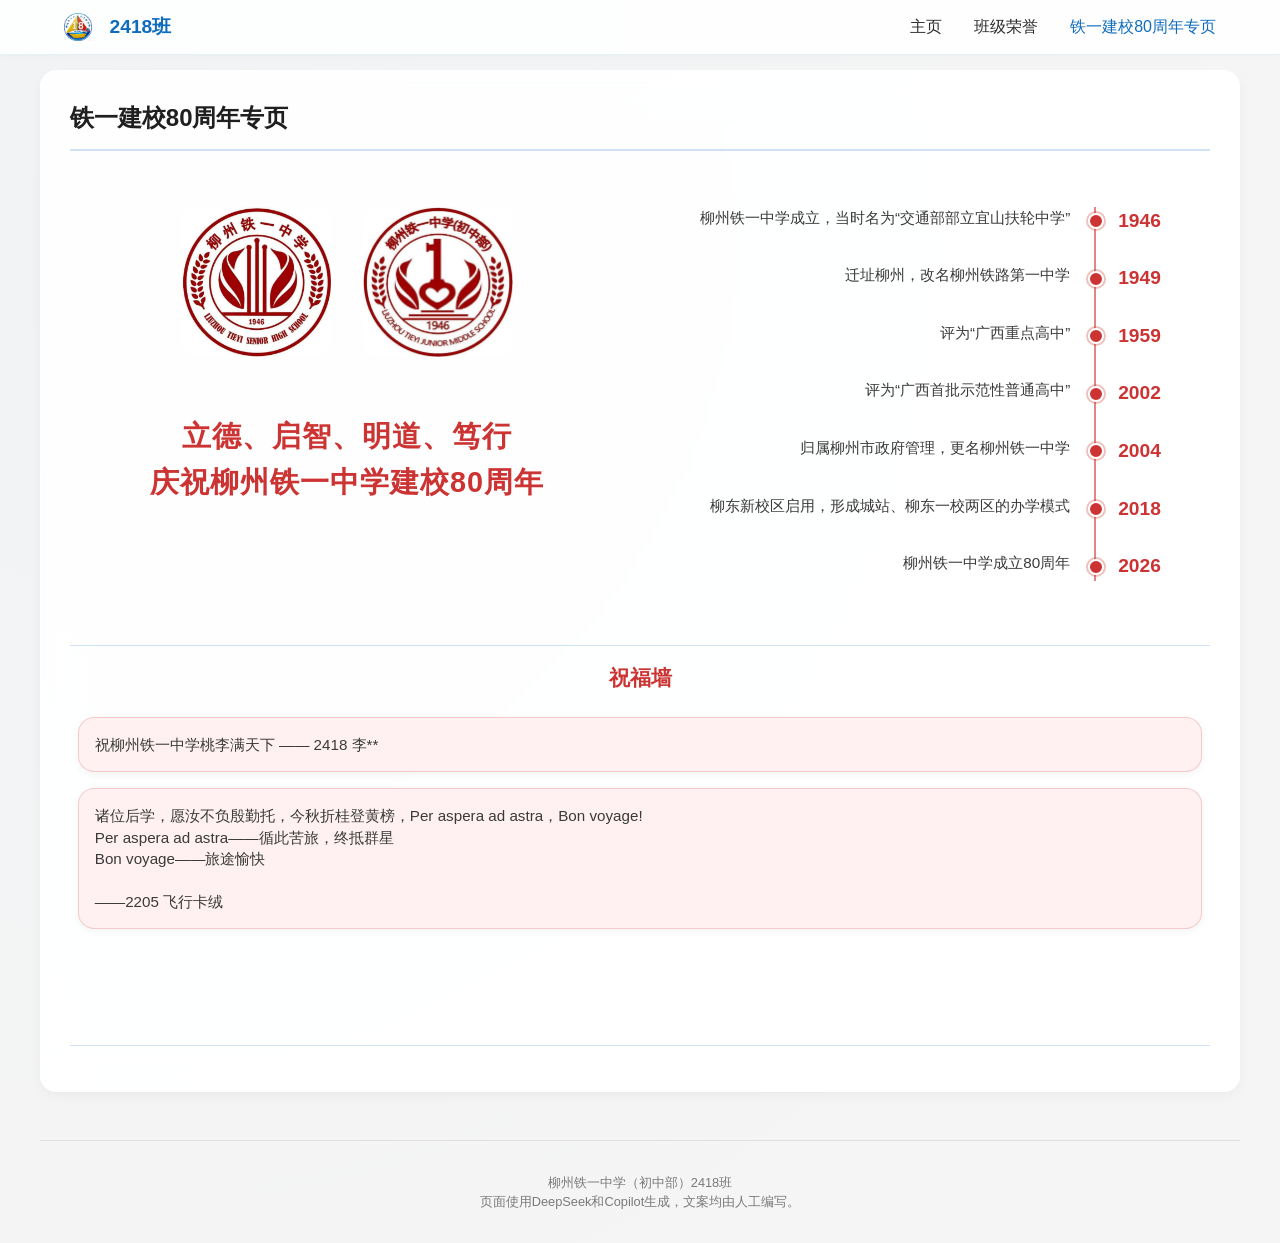
<file: ty80y.html>
<!DOCTYPE html>
<html lang="zh-CN">
<head>
    <meta charset="UTF-8">
    <meta name="viewport" content="width=device-width, initial-scale=1.0, viewport-fit=cover">
    <title>2418班 - 铁一建校80周年专页</title>
    <link rel="stylesheet" href="style.css">
</head>
<body>
    <div id="header-container"></div>

    <div id="page-content">
        <div class="container">
            <div class="honor-main-card">
                <div class="intro-header">
                    <h2>铁一建校80周年专页</h2>
                </div>

                <!-- 左右两栏布局 -->
                <div class="two-columns">
                    <!-- 左侧：学校标识（图片 + 庆祝文字） -->
                    <div class="left-logo">
                        <div class="image-gallery">
                            <img src="/img/柳州铁一中学.jpg" alt="柳州铁一中学">
                            <img src="/img/柳州铁一中学初中部.jpg" alt="柳州铁一中学初中部">
                        </div>
                        <div class="anniversary-text">
                            <h2>立德、启智、明道、笃行<br>庆祝柳州铁一中学建校80周年</h2>
                        </div>
                    </div>

                    <!-- 右侧：校史时间线 -->
                    <div class="right-timeline">
                        <div class="timeline-80th">
                            <div class="timeline-item">
                                <div class="timeline-year">1946</div>
                                <div class="timeline-desc">柳州铁一中学成立，当时名为“交通部部立宜山扶轮中学”</div>
                            </div>
                            <div class="timeline-item">
                                <div class="timeline-year">1949</div>
                                <div class="timeline-desc">迁址柳州，改名柳州铁路第一中学</div>
                            </div>
                            <div class="timeline-item">
                                <div class="timeline-year">1959</div>
                                <div class="timeline-desc">评为“广西重点高中”</div>
                            </div>
                            <div class="timeline-item">
                                <div class="timeline-year">2002</div>
                                <div class="timeline-desc">评为“广西首批示范性普通高中”</div>
                            </div>
                            <div class="timeline-item">
                                <div class="timeline-year">2004</div>
                                <div class="timeline-desc">归属柳州市政府管理，更名柳州铁一中学</div>
                            </div>
                            <div class="timeline-item">
                                <div class="timeline-year">2018</div>
                                <div class="timeline-desc">柳东新校区启用，形成城站、柳东一校两区的办学模式</div>
                            </div>
                            <div class="timeline-item">
                                <div class="timeline-year">2026</div>
                                <div class="timeline-desc">柳州铁一中学成立80周年</div>
                            </div>
                        </div>
                    </div>
                </div>

                <!-- 祝福展示墙（手动滚动，隐藏滚动条） -->
                <div class="blessing-wall">
                    <h3>祝福墙</h3>
                    <div class="blessing-scroll">
                        <div class="blessing-item">祝柳州铁一中学桃李满天下 —— 2418 李**</div>
                        <div class="blessing-item">诸位后学，愿汝不负殷勤托，今秋折桂登黄榜，Per aspera ad astra，Bon voyage!<br>Per aspera ad astra——循此苦旅，终抵群星<br>Bon voyage——旅途愉快<br><br>——2205 飞行卡绒</div>
                    </div>
                </div>
            </div>

            <div class="footer-note">
                <p>柳州铁一中学（初中部）2418班<br>页面使用DeepSeek和Copilot生成，文案均由人工编写。</p>
            </div>
        </div>
    </div>

    <script type="module" src="main.js"></script>
</body>
</html>
</file>
<file: style.css>
/* 全局样式（圆角减小版） */
* {
    margin: 0;
    padding: 0;
    box-sizing: border-box;
}

body {
    font-family: 'Segoe UI', 'Segoe UI Variable', -apple-system, BlinkMacSystemFont, 'Roboto', 'Helvetica Neue', sans-serif;
    background: #f5f5f5;
    background-image: radial-gradient(circle at 10% 20%, rgba(15, 108, 189, 0.02) 0%, rgba(0,0,0,0) 80%);
    color: #1f1f1f;
    line-height: 1.5;
    padding-top: 70px;
    padding-bottom: 2rem;
    padding-left: 1.5rem;
    padding-right: 1.5rem;
    overflow-x: hidden;
}

.container {
    max-width: 1200px;
    margin: 0 auto;
}

/* 导航栏 */
.navbar {
    position: fixed;
    top: 0;
    left: 0;
    width: 100%;
    background: rgba(255, 255, 255, 0.85);
    backdrop-filter: blur(20px);
    border-bottom: 1px solid rgba(15, 108, 189, 0.1);
    z-index: 1000;
    box-shadow: 0 2px 8px rgba(0, 0, 0, 0.02);
}

.nav-container {
    max-width: 1200px;
    margin: 0 auto;
    padding: 0.8rem 1.5rem;
    display: flex;
    justify-content: space-between;
    align-items: center;
}

.nav-logo {
    display: flex;
    align-items: center;
    gap: 0.6rem;
    font-size: 1.2rem;
    font-weight: 600;
    color: #0F6CBD;
}

.nav-logo i {
    font-size: 1.4rem;
}

.nav-links {
    display: flex;
    list-style: none;
    gap: 2rem;
}

.nav-links a {
    text-decoration: none;
    color: #2c2c2e;
    font-weight: 500;
    transition: color 0.2s;
    padding: 0.4rem 0;
    position: relative;
    cursor: pointer;
}

.nav-links a:hover {
    color: #0F6CBD;
}

.nav-links a::after {
    content: '';
    position: absolute;
    bottom: 0;
    left: 0;
    width: 0;
    height: 2px;
    background: #0F6CBD;
    transition: width 0.2s;
}

.nav-links a:hover::after {
    width: 100%;
}

/* 页面切换动画容器 */
#page-content {
    position: relative;
    width: 100%;
    overflow: hidden;
}

/* 滑动动画 */
.page-slide-enter {
    position: relative;
    animation: slideInFromRight 0.4s cubic-bezier(0.2, 0.9, 0.4, 1.1) forwards;
}

.page-slide-exit {
    position: relative;
    animation: slideOutToLeft 0.4s cubic-bezier(0.2, 0.9, 0.4, 1.1) forwards;
}

.page-slide-enter-left {
    animation: slideInFromLeft 0.4s cubic-bezier(0.2, 0.9, 0.4, 1.1) forwards;
}

.page-slide-exit-right {
    animation: slideOutToRight 0.4s cubic-bezier(0.2, 0.9, 0.4, 1.1) forwards;
}

@keyframes slideInFromRight {
    from {
        transform: translateX(100%);
        opacity: 0;
    }
    to {
        transform: translateX(0);
        opacity: 1;
    }
}

@keyframes slideOutToLeft {
    from {
        transform: translateX(0);
        opacity: 1;
    }
    to {
        transform: translateX(-100%);
        opacity: 0;
    }
}

@keyframes slideInFromLeft {
    from {
        transform: translateX(-100%);
        opacity: 0;
    }
    to {
        transform: translateX(0);
        opacity: 1;
    }
}

@keyframes slideOutToRight {
    from {
        transform: translateX(0);
        opacity: 1;
    }
    to {
        transform: translateX(100%);
        opacity: 0;
    }
}

/* 卡片样式 */
.class-intro-card, .homeroom-card, .teacher-item, .honor-main-card, .stat-box {
    background: rgba(255, 255, 255, 0.92);
    backdrop-filter: blur(20px);
    border-radius: 16px;
    box-shadow: 0 4px 12px rgba(0, 0, 0, 0.04), 0 1px 2px rgba(0, 0, 0, 0.02);
    transition: all 0.2s cubic-bezier(0.2, 0.9, 0.4, 1.1);
    border: 1px solid rgba(255, 255, 255, 0.5);
}

.class-intro-card:hover, .homeroom-card:hover, .teacher-item:hover, .honor-main-card:hover {
    transform: translateY(-2px);
    box-shadow: 0 8px 24px rgba(0, 0, 0, 0.08), 0 2px 4px rgba(0, 0, 0, 0.02);
    background: rgba(255, 255, 255, 0.96);
    border-color: rgba(15, 108, 189, 0.2);
}

/* 头部区域 */
.hero-section {
    display: flex;
    flex-wrap: wrap;
    align-items: center;
    gap: 1.2rem;
    margin-bottom: 2rem;
}

.brand-block {
    display: flex;
    align-items: center;
    gap: 1.2rem;
}

.class-emblem {
    width: 84px;
    height: 84px;
    background: linear-gradient(135deg, #0F6CBD, #2B88D8);
    border-radius: 20px;
    display: flex;
    align-items: center;
    justify-content: center;
    box-shadow: 0 4px 12px rgba(15, 108, 189, 0.2);
    transition: transform 0.2s;
}

.class-emblem:hover {
    transform: scale(1.02);
}

.class-emblem img {
    width: 100%;
    height: 100%;
    object-fit: cover;
    border-radius: 20px;
}

.class-name h1 {
    font-size: 2rem;
    font-weight: 600;
    letter-spacing: -0.2px;
    color: #1f1f1f;
}

.class-name p {
    font-size: 0.9rem;
    color: #5b5b5b;
    font-weight: 400;
}

/* 班级介绍卡片 */
.class-intro-card {
    margin-bottom: 2.5rem;
    padding: 1.8rem;
}

.intro-header {
    display: flex;
    align-items: center;
    gap: 0.8rem;
    margin-bottom: 1.5rem;
    border-bottom: 2px solid rgba(15, 108, 189, 0.2);
    padding-bottom: 0.8rem;
}

.intro-header h2 {
    font-size: 1.5rem;
    font-weight: 600;
    color: #1f1f1f;
}

.intro-content {
    display: grid;
    grid-template-columns: repeat(3, 1fr);
    gap: 1.5rem;
}

.intro-stat, .intro-slogan, .intro-goal {
    display: flex;
    align-items: flex-start;
    gap: 1rem;
    background: rgba(15, 108, 189, 0.05);
    padding: 1rem;
    border-radius: 16px;
}

.stat-icon, .slogan-icon, .goal-icon {
    width: 48px;
    height: 48px;
    background: #EFF5FC;
    border-radius: 16px;
    display: flex;
    align-items: center;
    justify-content: center;
    flex-shrink: 0;
    font-size: 1.8rem;
}

.stat-info h3, .slogan-text h3, .goal-text h3 {
    font-size: 0.9rem;
    font-weight: 500;
    color: #5b5b5b;
    margin-bottom: 0.3rem;
}

.stat-info .num {
    font-size: 2rem;
    font-weight: 600;
    color: #0F6CBD;
    line-height: 1;
}

.gender-balance {
    font-size: 0.7rem;
    color: #7a7a7a;
}

.slogan-text p {
    font-size: 1rem;
    font-weight: 500;
    font-style: italic;
    color: #2b2b2b;
    margin-bottom: 0.3rem;
}

.goal-text ul {
    list-style: none;
    padding-left: 0;
}

.goal-text li {
    font-size: 0.85rem;
    color: #3a3a3a;
    margin-bottom: 0.3rem;
    line-height: 1.4;
}

/* 教师板块 */
.teacher-section {
    margin-bottom: 2.5rem;
}

.section-title {
    font-size: 1.5rem;
    font-weight: 600;
    margin-bottom: 1.2rem;
    display: flex;
    align-items: center;
    gap: 0.6rem;
    color: #1f1f1f;
}

.homeroom-card {
    display: flex;
    flex-wrap: wrap;
    gap: 2rem;
    padding: 1.8rem;
    align-items: center;
}

.teacher-avatar {
    background: linear-gradient(145deg, #0F6CBD, #2B88D8);
    width: 108px;
    height: 108px;
    border-radius: 24px;
    display: flex;
    align-items: center;
    justify-content: center;
    flex-shrink: 0;
    box-shadow: 0 4px 12px rgba(15, 108, 189, 0.2);
}

.teacher-avatar img {
    width: 105px;
    height: 105px;
    object-fit: cover;
    border-radius: 24px;
    display: block;
    margin: 0 auto;
}

.teacher-details {
    flex: 1;
}

.teacher-details h2 {
    font-size: 1.5rem;
    font-weight: 600;
    color: #1f1f1f;
}

.teacher-subject {
    background: #EFF5FC;
    display: inline-block;
    padding: 0.2rem 1rem;
    border-radius: 40px;
    font-size: 0.8rem;
    font-weight: 500;
    margin: 0.6rem 0 0.8rem 0;
    color: #0F6CBD;
}

.teacher-bio {
    color: #3a3a3a;
    line-height: 1.5;
    font-size: 0.95rem;
}

.teachers-grid {
    display: grid;
    grid-template-columns: repeat(auto-fill, minmax(280px, 1fr));
    gap: 1.5rem;
    margin-top: 0.5rem;
}

.teacher-item {
    padding: 1.5rem;
    text-align: center;
}

.teacher-img {
    width: 84px;
    height: 84px;
    background: #EFF5FC;
    border-radius: 20px;
    display: flex;
    align-items: center;
    justify-content: center;
    margin: 0 auto 1rem auto;
    font-size: 2rem;
    color: #0F6CBD;
    transition: all 0.2s;
}

.teacher-item:hover .teacher-img {
    background: #d9eaf9;
    transform: scale(1.02);
}

.teacher-name {
    font-size: 1.2rem;
    font-weight: 600;
    color: #1f1f1f;
}

.teacher-course {
    background: #EFF5FC;
    display: inline-block;
    padding: 0.2rem 1rem;
    border-radius: 40px;
    font-size: 0.7rem;
    font-weight: 500;
    color: #0F6CBD;
    margin: 0.6rem 0 0.6rem;
}

.teacher-desc {
    font-size: 0.85rem;
    color: #6c6c6c;
    line-height: 1.4;
}

/* 班级活动板块 */
.activity-section {
    margin-bottom: 2.5rem;
}

.section-title {
    display: flex;
    align-items: center;
    gap: 0.6rem;
    flex-wrap: wrap;
    margin-bottom: 1.2rem;
}

.upload-activity-btn {
    margin-left: auto;
    background: #0F6CBD;
    border: none;
    padding: 8px 20px;
    border-radius: 40px;
    color: white;
    font-weight: 500;
    cursor: pointer;
    transition: background 0.2s, transform 0.1s;
    font-size: 0.9rem;
}

.upload-activity-btn:hover {
    background: #2B88D8;
}

.upload-activity-btn:active {
    transform: scale(0.96);
}

.activity-grid {
    display: grid;
    grid-template-columns: repeat(auto-fill, minmax(300px, 1fr));
    gap: 1.5rem;
}

.activity-card {
    background: rgba(255, 255, 255, 0.92);
    backdrop-filter: blur(20px);
    border-radius: 16px;
    overflow: hidden;
    transition: transform 0.2s, box-shadow 0.2s;
    border: 1px solid rgba(255, 255, 255, 0.5);
    box-shadow: 0 4px 12px rgba(0, 0, 0, 0.04);
}

.activity-card:hover {
    transform: translateY(-4px);
    box-shadow: 0 12px 28px rgba(0, 0, 0, 0.1);
    background: rgba(255, 255, 255, 0.96);
}

.activity-img {
    width: 100%;
    height: 180px;
    background-size: cover;
    background-position: center;
    background-color: #e9ecef;
}

.activity-info {
    padding: 1rem;
}

.activity-info h3 {
    font-size: 1.2rem;
    font-weight: 600;
    margin-bottom: 0.4rem;
    color: #1f1f1f;
}

.activity-info p {
    font-size: 0.85rem;
    color: #6c6c6c;
    line-height: 1.4;
}

/* 荣誉页面专用 */
.honor-main-card {
    margin-bottom: 2rem;
    padding: 1.8rem;
}

.honor-grid {
    display: grid;
    grid-template-columns: repeat(auto-fill, minmax(320px, 1fr));
    gap: 1.5rem;
    margin-top: 1rem;
}

.honor-item {
    display: flex;
    gap: 1rem;
    padding: 1rem;
    background: rgba(15, 108, 189, 0.05);
    border-radius: 16px;
    transition: transform 0.2s;
    cursor: pointer;
}

.honor-item:hover {
    transform: translateX(4px);
    background: rgba(15, 108, 189, 0.08);
}

.honor-icon {
    width: 56px;
    height: 56px;
    background: #EFF5FC;
    border-radius: 16px;
    display: flex;
    align-items: center;
    justify-content: center;
    flex-shrink: 0;
    font-size: 1.8rem;
}

.honor-content h3 {
    font-size: 1.1rem;
    font-weight: 600;
    color: #1f1f1f;
    margin-bottom: 0.2rem;
}

.honor-content p {
    font-size: 0.85rem;
    color: #5b5b5b;
    margin-bottom: 0.3rem;
}

.honor-date {
    font-size: 0.7rem;
    color: #8e8e93;
}

/* 荣誉弹窗内图片样式 */
.honor-award-image img {
    transition: transform 0.2s ease;
    cursor: pointer;
}
.honor-award-image img:hover {
    transform: scale(1.02);
}

/* 公共底部 */
.footer-note {
    margin-top: 3rem;
    text-align: center;
    font-size: 0.8rem;
    color: #7a7a7a;
    border-top: 1px solid #e0e0e0;
    padding-top: 2rem;
}

/* 响应式 */
@media (max-width: 768px) {
    body {
        padding: 60px 1rem 1rem 1rem;
    }
    .nav-container {
        flex-direction: column;
        gap: 0.5rem;
        padding: 0.6rem 1rem;
    }
    .nav-links {
        gap: 1rem;
    }
    .hero-section {
        flex-direction: column;
        align-items: flex-start;
        gap: 1rem;
    }
    .intro-content {
        grid-template-columns: 1fr;
        gap: 1rem;
    }
    .intro-stat, .intro-slogan, .intro-goal {
        flex-direction: column;
        align-items: center;
        text-align: center;
    }
    .stat-icon, .slogan-icon, .goal-icon {
        margin-bottom: 0.5rem;
    }
    .homeroom-card {
        flex-direction: column;
        text-align: center;
    }
    .teacher-details {
        text-align: center;
    }
    .class-name h1 {
        font-size: 1.6rem;
    }
    .class-emblem {
        width: 72px;
        height: 72px;
        border-radius: 18px;
    }
    .honor-grid {
        grid-template-columns: 1fr;
    }
    .section-title {
        flex-wrap: wrap;
    }
    .upload-activity-btn {
        margin-left: 0;
        margin-top: 0.5rem;
    }
}

/* 导航栏班徽图片样式 */
.nav-logo-img {
    height: 28px;
    width: auto;
    vertical-align: middle;
    object-fit: contain;
    margin-right: 0.5rem;
}

/* 铁一建校80周年专页样式*/
.image-gallery {
    display: flex;
    justify-content: center;
    gap: 2rem;
    flex-wrap: wrap;
    padding: 2rem;
}

.image-gallery img {
    max-width: 100%;
    height: auto;
    border-radius: 16px;
    object-fit: cover;
    width: 150px; /* 桌面端固定宽度 */
    transition: transform 0.2s;
}

.anniversary-text {
    text-align: center;
    font-size: 1.2rem;
    font-weight: 500;
    color: #c33;                /* 红色调，突出庆祝氛围 */
    margin: 1.5rem 0 1rem 0;
    line-height: 1.6;
    letter-spacing: 1px;
}

/* 铁一建校80周年专页 - 校史时间线 */
.timeline-80th {
    margin: 2rem 0;
    padding: 0 1rem;
    position: relative;
}

.timeline-80th::before {
    content: '';
    position: absolute;
    right: 114px;  /* 定位到右侧年份区域左侧 */
    top: 0;
    bottom: 0;
    width: 2px;
    background: linear-gradient(to bottom, #c33, #c33);
    opacity: 0.6;
}

.timeline-item {
    display: flex;
    margin-bottom: 1.8rem;
    position: relative;
    justify-content: flex-end;  /* 将内容推到右侧 */
}

.timeline-year {
    width: 100px;
    font-weight: 700;
    font-size: 1.2rem;
    color: #c33;
    text-align: left;
    padding-left: 1.5rem;
    order: 2;  /* 年份放在右侧 */
    position: relative;
}

.timeline-year::after {
    content: '';
    position: absolute;
    left: -6px;   /* 圆点位于年份左侧，即竖线右侧 */
    top: 50%;
    transform: translateY(-50%);
    width: 12px;
    height: 12px;
    background: #c33;
    border-radius: 50%;
    border: 2px solid #fff;
    box-shadow: 0 0 0 2px rgba(200, 50, 40, 0.3);
}

.timeline-desc {
    flex: 1;
    padding-right: 1.5rem;
    font-size: 0.95rem;
    line-height: 1.5;
    color: #3a3a3a;
    text-align: right;
    order: 1;  /* 描述放在左侧 */
}

/* 移动端适配 */
@media (max-width: 768px) {
    .timeline-80th::before {
        right: 82px;
    }
    .timeline-year {
        width: 70px;
        font-size: 1rem;
        padding-left: 1rem;
    }
    .timeline-desc {
        font-size: 0.85rem;
        padding-right: 1rem;
    }
    .timeline-year::after {
        left: -4px;
        width: 10px;
        height: 10px;
    }
}

/* 移动端：并排显示，各占一半宽度，自动缩放 */
@media (max-width: 768px) {
    .image-gallery {
        gap: 1rem;
        padding: 1rem;
    }
    .image-gallery img {
        width: calc(50% - 0.5rem); /* 各占一半，减去间隙的一半 */
    }
}

@media (max-width: 768px) {
    .nav-logo-img {
        height: 24px;
    }
}

/* ========== 铁一建校80周年专页 - 左右两栏布局 ========== */
.two-columns {
    display: flex;
    gap: 2rem;
    align-items: stretch;
    margin: 1rem 0;
}

.left-logo {
    flex: 1;
}

.right-timeline {
    flex: 1;
}

/* 祝福墙 - 垂直滚动容器 */
.blessing-wall {
    margin: 2rem 0 1rem;
    padding: 1rem 0;
    border-top: 1px solid rgba(15, 108, 189, 0.2);
    border-bottom: 1px solid rgba(15, 108, 189, 0.2);
}

.blessing-wall h3 {
    text-align: center;
    font-size: 1.3rem;
    color: #c33;
    margin-bottom: 1rem;
    font-weight: 600;
}

.blessing-scroll {
    height: 320px;            /* 固定高度，超出滚动 */
    overflow-y: auto;         /* 默认显示滚动条，用于鼠标手动滚动 */
    padding: 0.5rem;
    scrollbar-width: thin;
    scrollbar-color: #c33 #ffe0e0;
}

.blessing-scroll::-webkit-scrollbar {
    width: 6px;
}

.blessing-scroll::-webkit-scrollbar-track {
    background: #ffe0e0;
    border-radius: 3px;
}

.blessing-scroll::-webkit-scrollbar-thumb {
    background: #c33;
    border-radius: 3px;
}

.blessing-item {
    background: rgba(255, 240, 240, 0.9);
    backdrop-filter: blur(10px);
    border-radius: 16px;
    padding: 1rem;
    margin-bottom: 1rem;
    box-shadow: 0 2px 8px rgba(0, 0, 0, 0.05);
    border: 1px solid rgba(200, 50, 40, 0.2);
    transition: transform 0.2s;
    color: #3a3a3a;
    font-size: 0.95rem;
    line-height: 1.4;
}

.blessing-item:hover {
    transform: translateY(-2px);
    box-shadow: 0 6px 16px rgba(200, 50, 40, 0.1);
    background: rgba(255, 245, 245, 0.95);
}

/* 移动端：改为上下布局 */
@media (max-width: 768px) {
    .two-columns {
        flex-direction: column;
        gap: 1rem;
    }
    .left-logo {
        order: 1;
    }
    .right-timeline {
        order: 2;
    }
}
</file>
